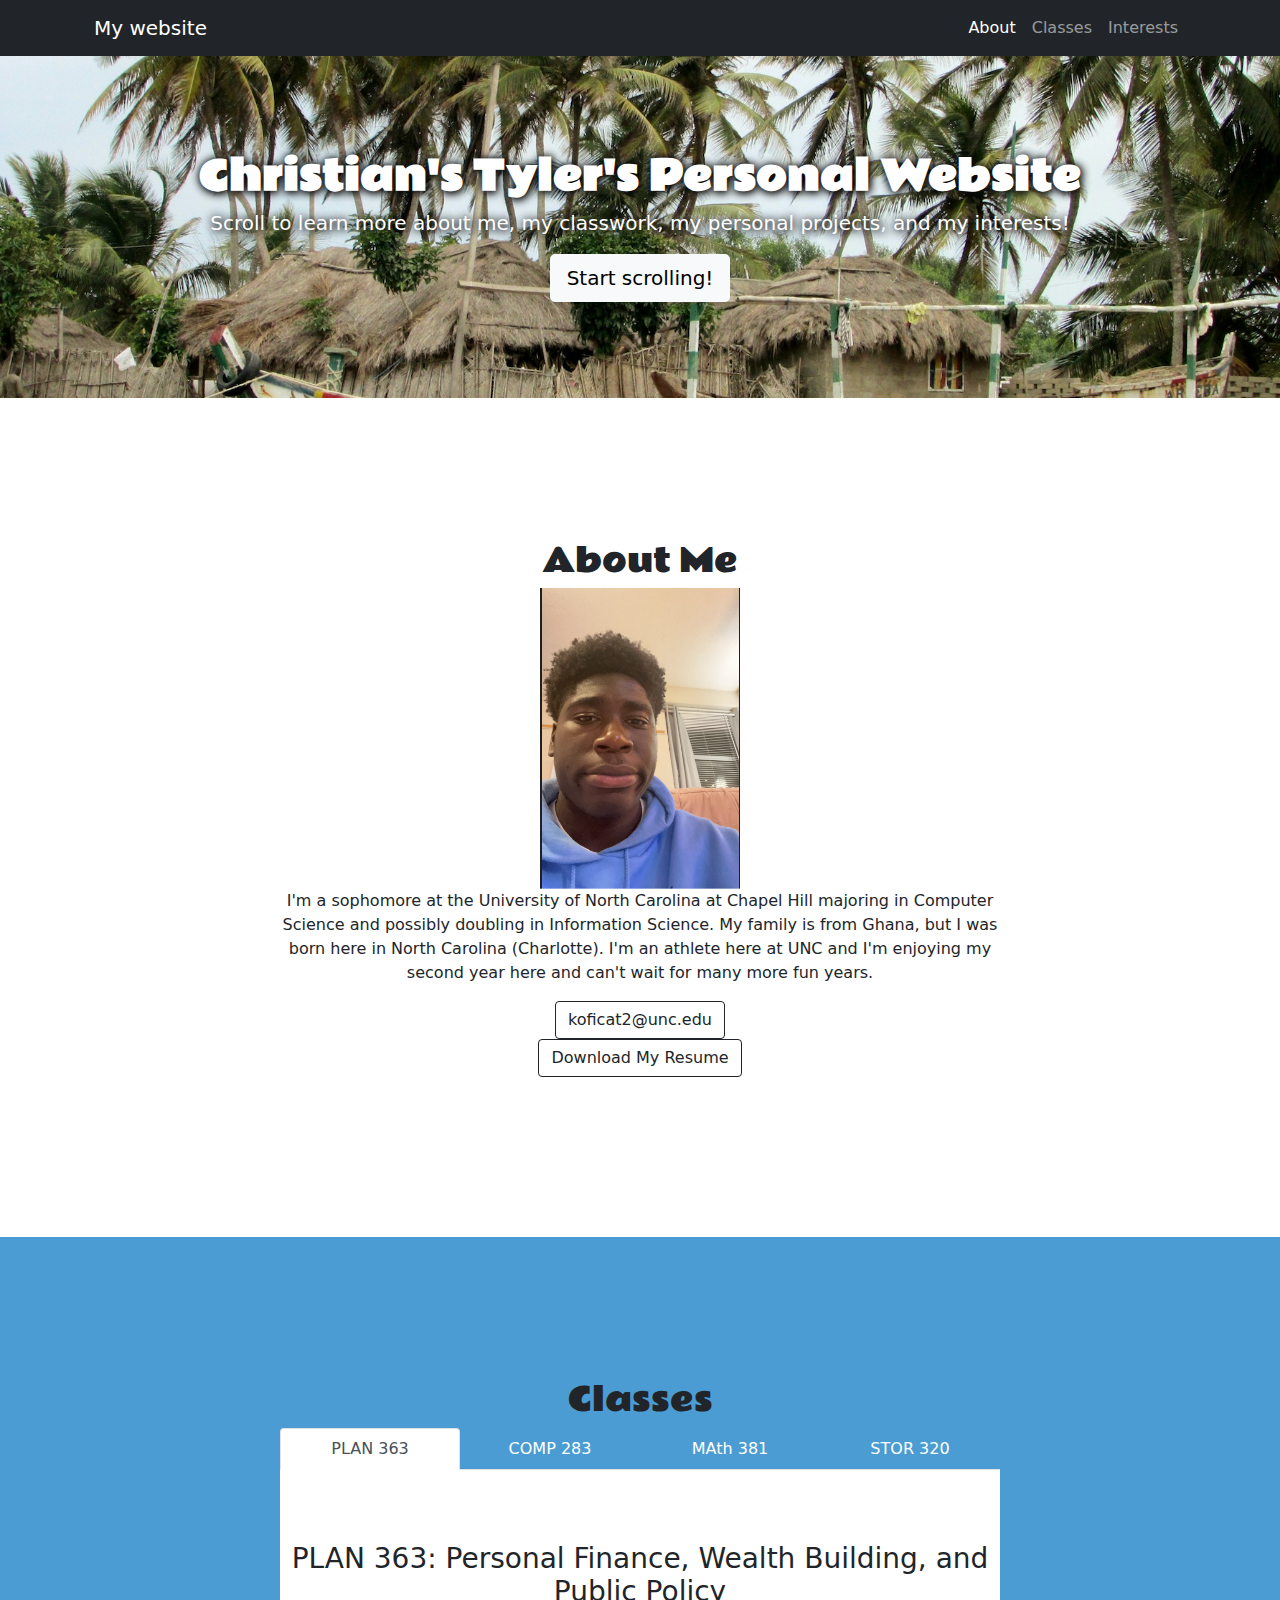
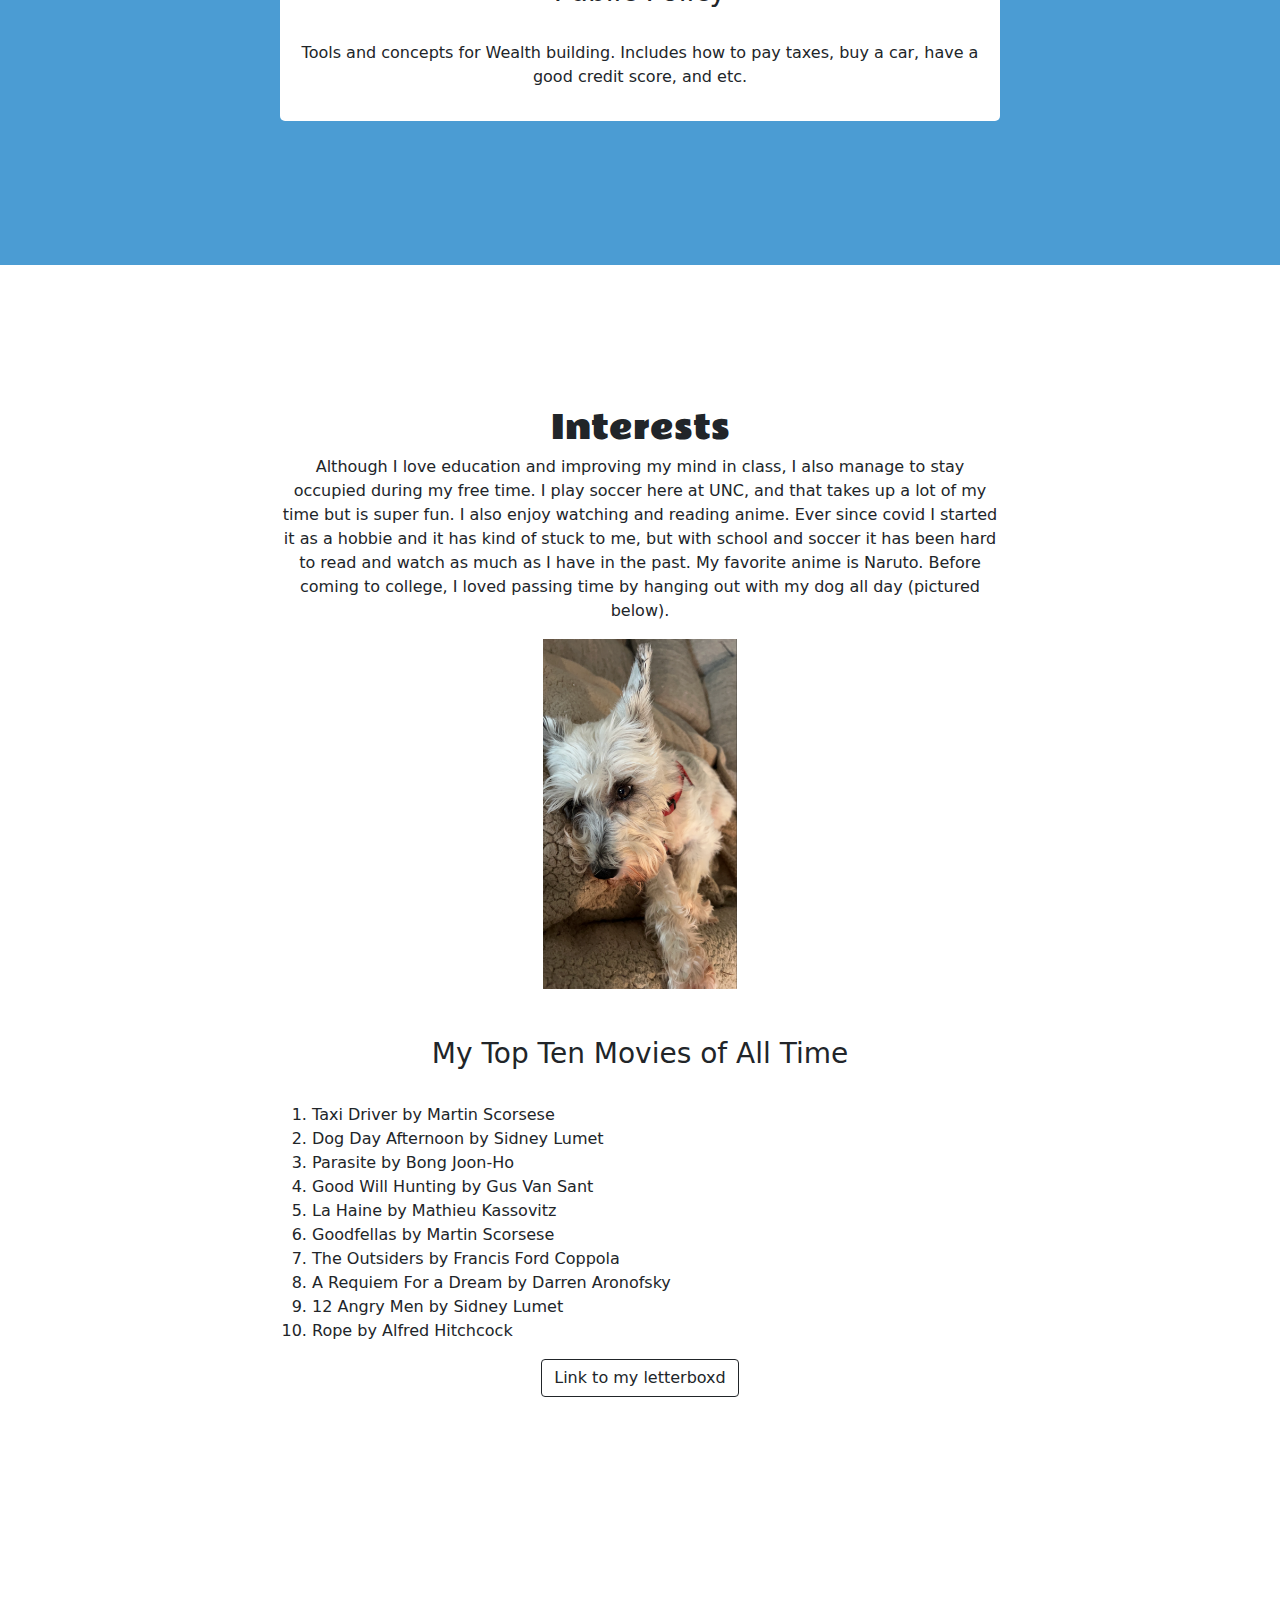
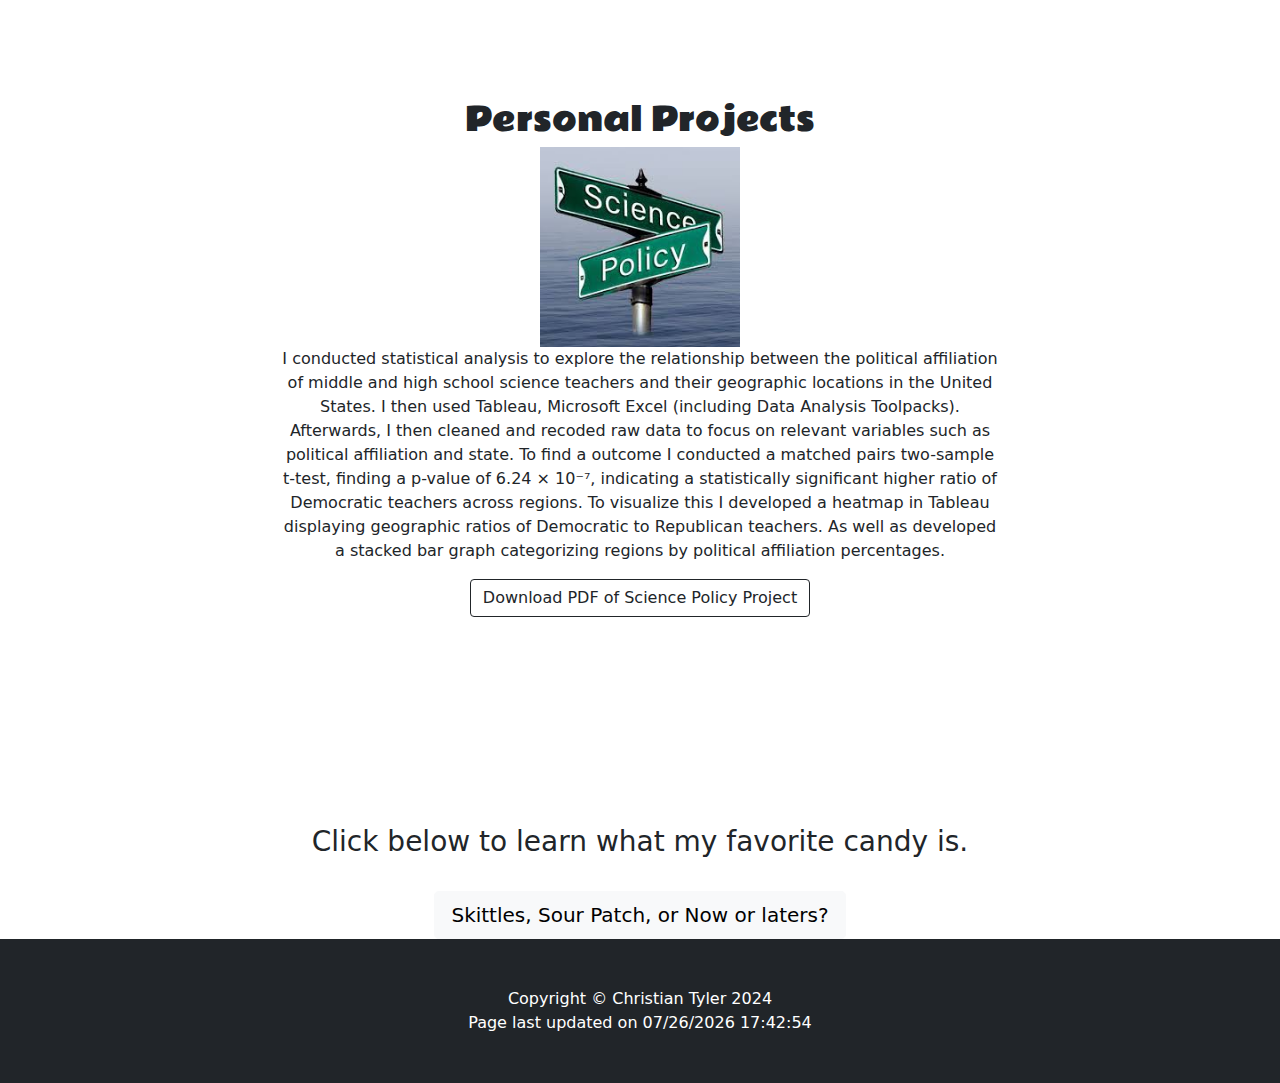
<file: index.html>
<!DOCTYPE html>
<html lang="en">
    <head>
        <meta charset="utf-8" />
        <meta name="viewport" content="width=device-width, initial-scale=1, shrink-to-fit=no" />
        <meta name="description" content="Christian's personal site, created for INLS 161." />
        <meta name="author" content="Christian Tyler" />
        <title>Christian Tyler's Personal Website</title>
       <link rel="icon" type="image/x-icon" href="assets/favicon.ico" />
        <!-- Core theme CSS (includes Bootstrap)-->
        <link href="css/styles.css" rel="stylesheet" />
        <link href="css/custom.css" rel="stylesheet" />
        <link rel="preconnect" href="https://fonts.googleapis.com">
        <link rel="preconnect" href="https://fonts.gstatic.com" crossorigin>
        <link href="https://fonts.googleapis.com/css2?family=Rammetto+One&display=swap" rel="stylesheet">
    </head>
    <body id="page-top">
        <!-- Navigation-->
        <nav class="navbar navbar-expand-lg navbar-dark bg-dark fixed-top" id="mainNav">
            <div class="container px-4">
                <a class="navbar-brand" href="#page-top">My website</a>
                <button class="navbar-toggler" type="button" data-bs-toggle="collapse" data-bs-target="#navbarResponsive" aria-controls="navbarResponsive" aria-expanded="false" aria-label="Toggle navigation"><span class="navbar-toggler-icon"></span></button>
                <div class="collapse navbar-collapse" id="navbarResponsive">
                    <ul class="navbar-nav ms-auto">
                        <li class="nav-item"><a class="nav-link" href="#about">About</a></li>
                        <li class="nav-item"><a class="nav-link" href="#classes">Classes</a></li>
                        <li class="nav-item"><a class="nav-link" href="#interests">Interests</a></li>
                    </ul>
                </div>
            </div>
        </nav>
        <!-- Header-->
        <header class="custom-header">
            <div class="container px-4 text-center">
                <h1 class="fw-bolder custom-dark-glow">Christian's Tyler's Personal Website</h1>
                <p class="lead custom-dark-glow">Scroll to learn more about me, my classwork, my personal projects, and my interests!</p>
                <a class="btn btn-lg btn-light" href="#about">Start scrolling!</a>
            </div>
        </header>

        <!-- About section-->
        <section id="about">
            <div class="container px-4">
                <div class="row gx-4 justify-content-center">
                    <div class="col-lg-8">
                        <h2>About Me</h2>
                      
                           <p>
                                <img width="200" src="img/myself.png" alt="Photo of Me"><br>
                                I'm a sophomore at the University of North Carolina at Chapel Hill majoring in Computer Science and possibly doubling in Information Science. 
                                My family is from Ghana, but I was born here in North Carolina (Charlotte). I'm an athlete here at UNC and I'm enjoying my second year here and can't wait for many more fun years.
                            </p>

                            <!-- obfuscated email address -->
                            <!--  if you want your email and resume to be buttons add the classes in the below samples"  -->
                            <p>
                            </p>
                            <a class="btn btn-outline-dark" href='ma&#105;&#108;&#116;&#111;&#58;%6Bof%6&#57;c%&#54;1&#116;2&#64;&#117;nc&#46;e%64&#117;'>k&#111;&#102;&#105;cat2&#64;&#117;nc&#46;ed&#117;</a>
                            <p>
                                <a class="btn btn-outline-dark" href="Christian-Tyler's-Resume-for-2025.pdf" target="_blank">Download My Resume </a>
                            </p>
                       
                    </div>
                </div>
            </div>
        </section>

        <!-- Classes section-->
        <section id="classes" class="my-custom-color">
            <div class="container px-4">
                <div class="row gx-4 justify-content-center">
                    <div class="col-lg-8">
                        <h2>Classes</h2>
                        <ul class="nav nav-tabs nav-justified" id="myTab" role="tablist">
                            <li class="nav-item" role="presentation">
                              <button class="nav-link active" id="one-tab" data-bs-toggle="tab" data-bs-target="#one" type="button" role="tab" aria-controls="one" aria-selected="true">PLAN 363</button>
                            </li>
                            <li class="nav-item" role="presentation">
                              <button class="nav-link" id="two-tab" data-bs-toggle="tab" data-bs-target="#two" type="button" role="tab" aria-controls="two" aria-selected="false">COMP 283</button>
                            </li>
                            <li class="nav-item" role="presentation">
                              <button class="nav-link" id="three-tab" data-bs-toggle="tab" data-bs-target="#three" type="button" role="tab" aria-controls="three" aria-selected="false">MAth 381</button>
                            </li>
                            <li class="nav-item" role="presentation">
                                <button class="nav-link" id="four-tab" data-bs-toggle="tab" data-bs-target="#four" type="button" role="tab" aria-controls="four" aria-selected="false">STOR 320</button>
                              </li>
                          </ul>

                          <div class="tab-content" id="myTabContent">
                            <div class="tab-pane fade active show" id="one" role="tabpanel" aria-labelledby="one-tab">
                            <br><h3>PLAN 363: Personal Finance, Wealth Building, and Public Policy</h3>
                            <p>Tools and concepts for Wealth building. Includes how to pay taxes, buy a car, have a good credit score, and etc.  <a href="/" target="_blank"></a></p>
                            <p><a href="https://ils.unc.edu/courses/2024_spring/inls161_001/s01.syllabus.html" target="_blank"></a></p>
                            </div>
                            <div class="tab-pane fade" id="two" role="tabpanel" aria-labelledby="two-tab">
                                <br><h3>COMP 283: Discrete Structures</h3>
                                <p>Introduces discrete structures (sets, tuples, relations, functions, graphs, trees) and the formal mathematics (logic, proof, induction) used to establish their properties and those of algorithms that work with them. Develops problem-solving skills through puzzles and applications central to computer science. <a href="https://catalog.unc.edu/courses/engl/" target="_blank"></a></p>
                                <p><a href="" target="_blank"></a></p>
                            </div>
                            <div class="tab-pane fade" id="three" role="tabpanel" aria-labelledby="three-tab">
                                <br><h3>MATH 381: Discrete Mathematics</h3>
                                <p>This course serves as a transition from computational to more theoretical mathematics. Topics are from the foundations of mathematics: logic, set theory, relations and functions, induction, permutations and combinations, recurrence. <a href="https://catalog.unc.edu/courses/math/" target="_blank"></a></p>
                            </div>
                            <div class="tab-pane fade" id="four" role="tabpanel" aria-labelledby="four-tab">
                                <br><h3>STOR 320: Introduction to Data Science</h3>
                                <p>Development of basic skill set for data analysis from obtaining data to data carpentry, exploration, modeling, and communication. Topics covered include regression, clustering, classification, algorithmic thinking, and non-standard data objects (networks and text data). <a href="https://catalog.unc.edu/courses/comp/" target="_blank"></a></p>
                                <p><a href="https://comp110-24s.github.io/" target="_blank"></a></p>
                            </div>
                          </div>
                    </div>
                </div>
            </div>
        </section>

        <!-- Interests section-->
        <section id="interests">
            <div class="container px-4">
                <div class="row gx-4 justify-content-center">
                    <div class="col-lg-8">
                        <h2>Interests</h2>
                        <p>
                        Although I love education and improving my mind in class, I also manage to stay occupied during my free time. I play soccer here at UNC, and that takes up a lot of my time but is super fun. 
                        I also enjoy watching and reading anime. Ever since covid I started it as a hobbie and it has kind of stuck to me, but with school and soccer it has been hard to read and watch as much as I have in the past.
                        My favorite anime is Naruto.
                        Before coming to college, I loved passing time by hanging out with my dog all day (pictured below).
                       </p>

                       <!-- change width to height to make this look better -->
                           <p>
                            <img src="img/DOg.png" height="350" alt="My dog, Cam.">
                           </p>
                    
                        <h3>My Top Ten Movies of All Time</h3>
                        <!-- the ol has an inline style to make the list align left  (if you have a center align for the whole body)-->
                            <ol style="text-align:left;">
                                 <li>Taxi Driver by Martin Scorsese</li>
                                 <li>Dog Day Afternoon by Sidney Lumet</li>
                                 <li>Parasite by Bong Joon-Ho</li>
                                 <li>Good Will Hunting by Gus Van Sant</li>
                                 <li>La Haine by Mathieu Kassovitz</li>
                                 <li>Goodfellas by Martin Scorsese</li>
                                 <li>The Outsiders by Francis Ford Coppola</li>
                                 <li>A Requiem For a Dream by Darren Aronofsky</li>
                                 <li>12 Angry Men by Sidney Lumet</li>
                                 <li>Rope by Alfred Hitchcock</li>
                              </ol>
                         <p>
                    </p
                    <p>
                        <a class="btn btn-outline-dark" href="https://letterboxd.com/Catyler05/" target="_blank">Link to my letterboxd </a>
                    </p>
               
            </div>
        </div>
    </div>
</section>

 <!-- Projects Section-->
 <section id="Projects">
    <div class="container px-4">
        <div class="row gx-4 justify-content-center">
            <div class="col-lg-8">
                <h2>Personal Projects</h2>
              
                   <p>
                        <img width="200" src="img/Science.png" alt="Photo of Me"><br>
                        I conducted statistical analysis to explore the relationship between the political affiliation of middle and high school science teachers and their geographic locations in the United States. I then used Tableau, Microsoft Excel (including Data Analysis Toolpacks). Afterwards, I then cleaned and recoded raw data to focus on relevant variables such as political affiliation and state.
            To find a outcome I conducted a matched pairs two-sample t-test, finding a p-value of 6.24 × 10⁻⁷, indicating a statistically significant higher ratio of Democratic teachers across regions. To visualize this I developed a heatmap in Tableau displaying geographic ratios of Democratic to Republican teachers. As well as developed a stacked bar graph categorizing regions by political affiliation percentages.
            
                    </p>

                    <!-- obfuscated email address -->
                    <!--  if you want your email and resume to be buttons add the classes in the below samples"  -->
                    <p>
                    </p
                    <p>
                        <a class="btn btn-outline-dark" href="Final Write up.pdf" target="_blank">Download PDF of Science Policy Project  </a>
                    </p>
               
            </div>
        </div>
    </div>
</section>

            
                            <!-- Javascript example-->
                              <h3 id="demo">Click below to learn what my favorite candy is.</h3>
                            
                                <button class="btn btn-lg btn-light" type="button" onclick='document.getElementById("demo").innerHTML = "Skittles"'>Skittles, Sour Patch, or Now or laters?</button>
                        

                        </div>
                    </div>
                </div>
        </section>

        <!-- Footer-->
        <footer class="py-5 bg-dark">
            <div class="container px-4">
            <p class="m-0 text-center text-white">
                Copyright &copy; Christian Tyler 2024
                <br>
                <script>document.write("Page last updated on " + document.lastModified); </script>
            </p>
            </div>
        </footer>
        <!-- Bootstrap core JS-->
        <script src="https://cdn.jsdelivr.net/npm/bootstrap@5.1.0/dist/js/bootstrap.bundle.min.js"></script>
        <!-- Core theme JS-->
        <script src="js/scripts.js"></script>
    </body>
</html>
</file>
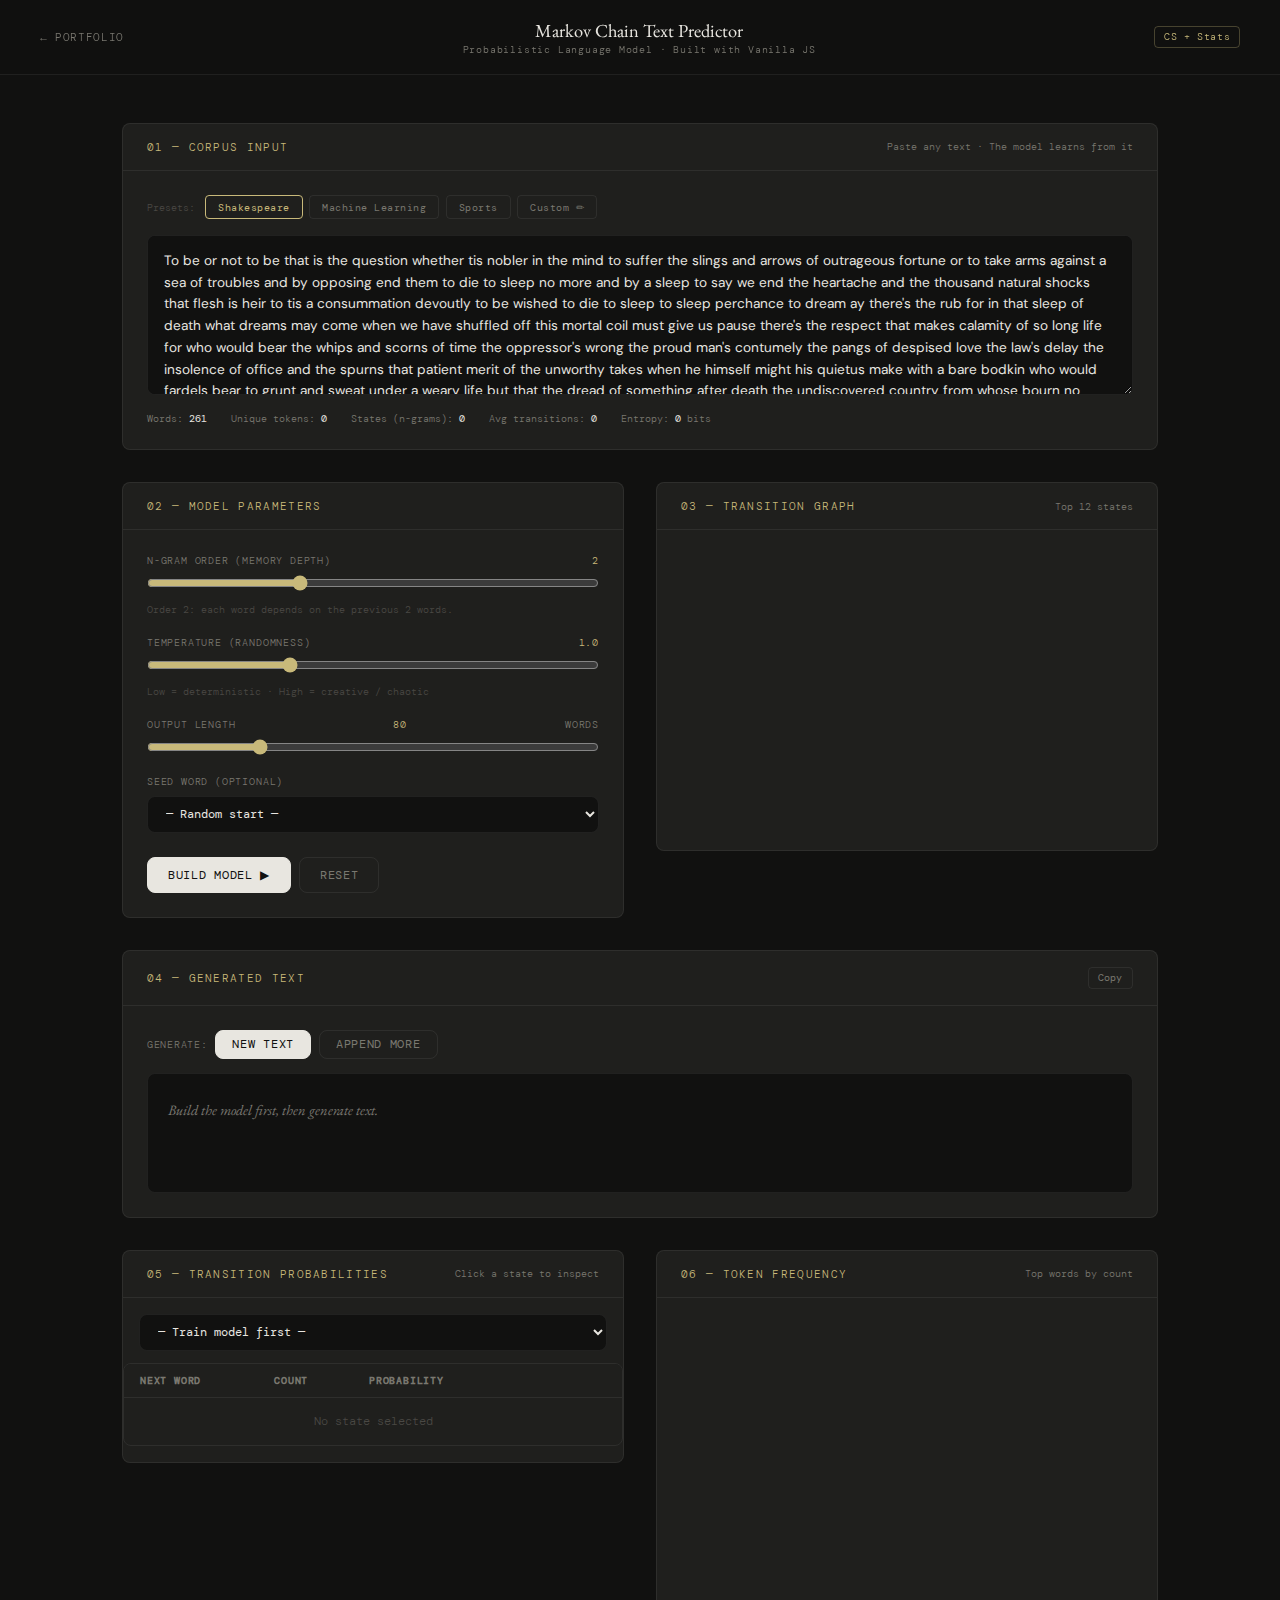
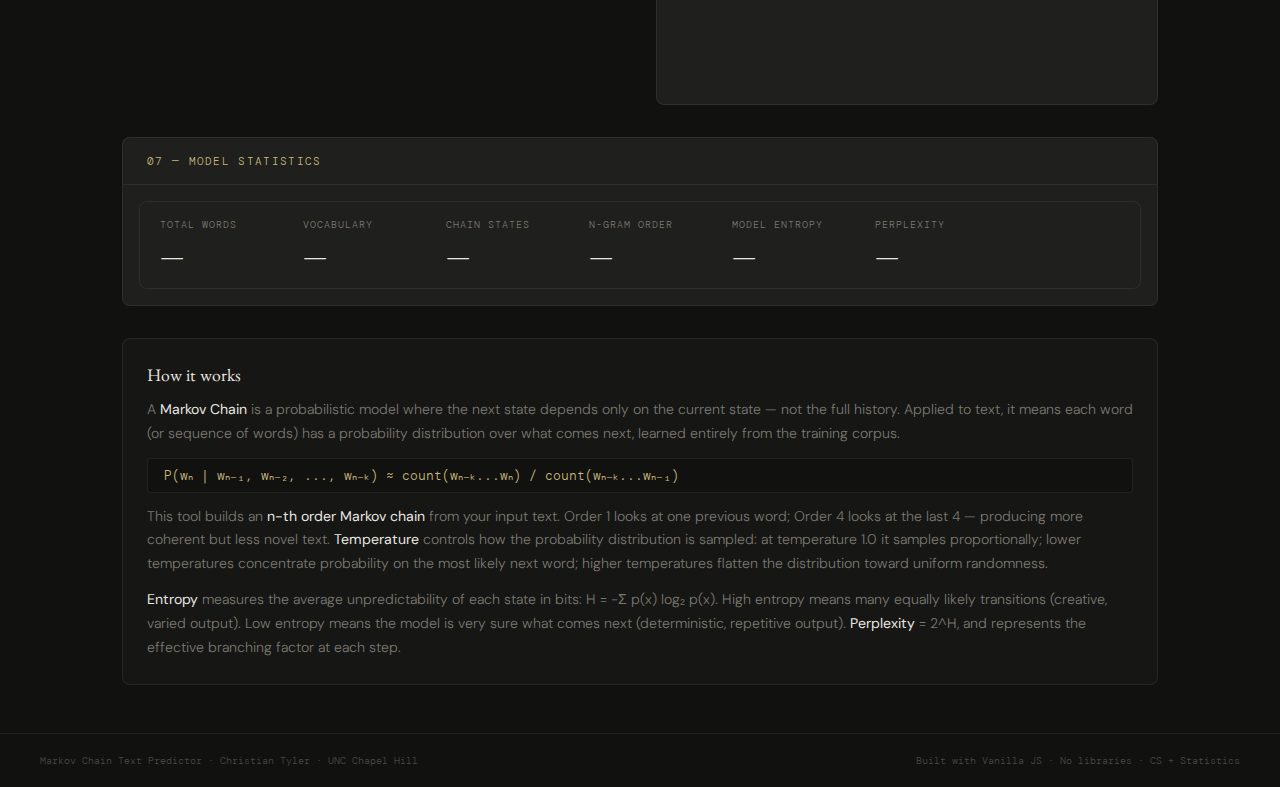
<file: markov-predictor.html>
<!DOCTYPE html>
<html lang="en">
<head>
  <meta charset="UTF-8">
  <meta name="viewport" content="width=device-width, initial-scale=1.0">
  <title>Markov Chain Text Predictor — Christian Tyler</title>
  <link rel="preconnect" href="https://fonts.googleapis.com">
  <link rel="preconnect" href="https://fonts.gstatic.com" crossorigin>
  <link href="https://fonts.googleapis.com/css2?family=EB+Garamond:ital,wght@0,400;0,500;1,400&family=DM+Mono:wght@400;500&family=DM+Sans:wght@300;400;500&display=swap" rel="stylesheet">
  <style>
    :root {
      --bg:     #111110;
      --bg2:    #161614;
      --bg3:    #1c1c1a;
      --card:   #1f1f1d;
      --border: rgba(255,255,255,0.07);
      --b2:     rgba(255,255,255,0.13);
      --accent: #c8b97a;
      --text:   #e8e6e0;
      --muted:  #7a7870;
      --dim:    #4a4844;
      --mono:   'DM Mono', monospace;
      --sans:   'DM Sans', sans-serif;
      --serif:  'EB Garamond', Georgia, serif;
      --r:      8px;
    }
    *, *::before, *::after { box-sizing: border-box; margin: 0; padding: 0; }
    html { scroll-behavior: smooth; }
    body { background: var(--bg); color: var(--text); font-family: var(--sans); font-weight: 300; min-height: 100vh; display: flex; flex-direction: column; }
    a { color: inherit; text-decoration: none; }
    button { cursor: pointer; font-family: inherit; }
    textarea, input, select { font-family: inherit; }

    /* HEADER */
    header {
      border-bottom: 1px solid var(--border);
      padding: 1.1rem 2.5rem;
      display: flex;
      align-items: center;
      justify-content: space-between;
      background: rgba(17,17,16,0.95);
      position: sticky;
      top: 0;
      z-index: 10;
      backdrop-filter: blur(10px);
    }
    .back { font-family: var(--mono); font-size: 0.7rem; color: var(--muted); letter-spacing: 0.06em; text-transform: uppercase; transition: color 0.2s; }
    .back:hover { color: var(--text); }
    .header-center { text-align: center; }
    .header-title { font-family: var(--serif); font-size: 1.15rem; font-weight: 400; }
    .header-sub { font-family: var(--mono); font-size: 0.62rem; color: var(--muted); letter-spacing: 0.08em; margin-top: 0.1rem; }
    .header-badge { font-family: var(--mono); font-size: 0.62rem; color: var(--accent); border: 1px solid rgba(200,185,122,0.3); border-radius: 4px; padding: 0.2rem 0.55rem; letter-spacing: 0.06em; }

    /* MAIN LAYOUT */
    main { flex: 1; max-width: 1100px; width: 100%; margin: 0 auto; padding: 3rem 2rem; display: grid; grid-template-columns: 1fr 1fr; gap: 2rem; align-items: start; }

    /* PANELS */
    .panel { background: var(--card); border: 1px solid var(--border); border-radius: var(--r); overflow: hidden; }
    .panel-header { padding: 1rem 1.5rem; border-bottom: 1px solid var(--border); display: flex; align-items: center; justify-content: space-between; }
    .panel-title { font-family: var(--mono); font-size: 0.68rem; color: var(--accent); letter-spacing: 0.12em; text-transform: uppercase; }
    .panel-body { padding: 1.5rem; }

    /* FULL WIDTH */
    .full { grid-column: 1 / -1; }

    /* CORPUS SECTION */
    .corpus-presets { display: flex; flex-wrap: wrap; gap: 0.4rem; margin-bottom: 1rem; }
    .preset-btn {
      font-family: var(--mono);
      font-size: 0.63rem;
      padding: 0.3rem 0.75rem;
      border-radius: 4px;
      border: 1px solid var(--border);
      background: transparent;
      color: var(--muted);
      letter-spacing: 0.05em;
      transition: all 0.18s;
    }
    .preset-btn:hover, .preset-btn.active { border-color: var(--accent); color: var(--accent); }

    textarea.corpus-input {
      width: 100%;
      height: 160px;
      background: var(--bg);
      border: 1px solid var(--border);
      border-radius: var(--r);
      padding: 0.85rem 1rem;
      color: var(--text);
      font-size: 0.85rem;
      line-height: 1.6;
      resize: vertical;
      outline: none;
      transition: border-color 0.2s;
    }
    textarea.corpus-input:focus { border-color: var(--b2); }

    .corpus-stats { display: flex; gap: 1.5rem; margin-top: 0.75rem; flex-wrap: wrap; }
    .cstat { font-family: var(--mono); font-size: 0.62rem; color: var(--muted); }
    .cstat strong { color: var(--text); }

    /* CONTROLS */
    .control-row { display: flex; flex-direction: column; gap: 0.5rem; margin-bottom: 1.25rem; }
    .control-label { font-family: var(--mono); font-size: 0.63rem; color: var(--muted); letter-spacing: 0.08em; text-transform: uppercase; display: flex; justify-content: space-between; }
    .control-label span { color: var(--accent); }

    input[type=range] { width: 100%; accent-color: var(--accent); }
    select.ctl-select {
      width: 100%;
      background: var(--bg);
      border: 1px solid var(--border);
      border-radius: var(--r);
      padding: 0.55rem 0.85rem;
      color: var(--text);
      font-family: var(--mono);
      font-size: 0.72rem;
      outline: none;
      transition: border-color 0.2s;
    }
    select.ctl-select:focus { border-color: var(--b2); }

    .btn {
      display: inline-flex;
      align-items: center;
      gap: 0.4rem;
      padding: 0.6rem 1.25rem;
      border-radius: var(--r);
      font-family: var(--mono);
      font-size: 0.72rem;
      letter-spacing: 0.06em;
      text-transform: uppercase;
      transition: all 0.2s;
      border: 1px solid transparent;
    }
    .btn-primary { background: var(--text); color: var(--bg); border-color: var(--text); }
    .btn-primary:hover { background: var(--accent); border-color: var(--accent); }
    .btn-secondary { background: transparent; color: var(--muted); border-color: var(--border); }
    .btn-secondary:hover { border-color: var(--b2); color: var(--text); }
    .btn-row { display: flex; gap: 0.5rem; flex-wrap: wrap; margin-top: 1.5rem; }

    /* CHAIN VIZ */
    .chain-wrap { overflow-x: auto; padding-bottom: 0.5rem; }
    #chain-canvas { display: block; border-radius: 4px; }

    /* OUTPUT */
    .output-area {
      background: var(--bg);
      border: 1px solid var(--border);
      border-radius: var(--r);
      padding: 1.25rem;
      min-height: 120px;
      font-family: var(--serif);
      font-size: 1.05rem;
      line-height: 1.8;
      color: var(--text);
      position: relative;
    }
    .output-area .token {
      display: inline;
      transition: background 0.3s, color 0.3s;
    }
    .output-area .token.new {
      color: var(--accent);
    }
    .output-placeholder { color: var(--muted); font-style: italic; font-size: 0.9rem; }

    .gen-controls { display: flex; gap: 0.5rem; align-items: center; flex-wrap: wrap; margin-bottom: 0.85rem; }
    .gen-label { font-family: var(--mono); font-size: 0.63rem; color: var(--muted); letter-spacing: 0.07em; text-transform: uppercase; }

    /* PROBABILITY TABLE */
    .prob-table-wrap { max-height: 220px; overflow-y: auto; border: 1px solid var(--border); border-radius: var(--r); }
    table.prob-table { width: 100%; border-collapse: collapse; }
    table.prob-table th { font-family: var(--mono); font-size: 0.62rem; color: var(--muted); letter-spacing: 0.08em; text-transform: uppercase; padding: 0.65rem 1rem; text-align: left; border-bottom: 1px solid var(--border); position: sticky; top: 0; background: var(--card); }
    table.prob-table td { font-family: var(--mono); font-size: 0.72rem; color: var(--muted); padding: 0.5rem 1rem; border-bottom: 1px solid var(--border); }
    table.prob-table td:first-child { color: var(--text); }
    table.prob-table tr:last-child td { border-bottom: none; }
    table.prob-table tr:hover td { background: var(--bg2); }

    .prob-bar-cell { display: flex; align-items: center; gap: 0.5rem; }
    .prob-bar { height: 4px; background: rgba(200,185,122,0.25); border-radius: 2px; flex: 1; }
    .prob-bar-fill { height: 100%; background: var(--accent); border-radius: 2px; }

    /* STATS GRID */
    .stats-grid { display: grid; grid-template-columns: repeat(auto-fill, minmax(140px, 1fr)); gap: 1px; border: 1px solid var(--border); border-radius: var(--r); overflow: hidden; }
    .stat-box { background: var(--card); padding: 1rem 1.25rem; }
    .stat-label { font-family: var(--mono); font-size: 0.6rem; color: var(--muted); letter-spacing: 0.1em; text-transform: uppercase; margin-bottom: 0.4rem; }
    .stat-val { font-family: var(--serif); font-size: 1.6rem; color: var(--text); }

    /* EXPLAINER */
    .explainer { background: var(--bg2); border: 1px solid var(--border); border-radius: var(--r); padding: 1.5rem; }
    .explainer h3 { font-family: var(--serif); font-size: 1.1rem; font-weight: 400; margin-bottom: 0.75rem; }
    .explainer p { font-size: 0.88rem; color: var(--muted); line-height: 1.7; margin-bottom: 0.75rem; }
    .explainer p:last-child { margin-bottom: 0; }
    .explainer strong { color: var(--text); font-weight: 400; }
    .math { font-family: var(--mono); font-size: 0.8rem; color: var(--accent); background: var(--bg); border: 1px solid var(--border); border-radius: 4px; padding: 0.5rem 1rem; margin: 0.75rem 0; display: block; }

    /* WORD CLOUD */
    #word-canvas { display: block; width: 100%; border-radius: 4px; }

    /* COPY BTN */
    .copy-btn { font-family: var(--mono); font-size: 0.62rem; color: var(--muted); background: none; border: 1px solid var(--border); border-radius: 4px; padding: 0.2rem 0.6rem; transition: all 0.2s; }
    .copy-btn:hover { border-color: var(--b2); color: var(--text); }

    /* FOOTER */
    footer { border-top: 1px solid var(--border); padding: 1.25rem 2.5rem; font-family: var(--mono); font-size: 0.65rem; color: var(--dim); display: flex; justify-content: space-between; flex-wrap: wrap; gap: 0.5rem; }

    /* SCROLLBAR */
    ::-webkit-scrollbar { width: 4px; height: 4px; }
    ::-webkit-scrollbar-track { background: transparent; }
    ::-webkit-scrollbar-thumb { background: var(--dim); border-radius: 2px; }

    /* RESPONSIVE */
    @media (max-width: 760px) {
      main { grid-template-columns: 1fr; padding: 1.5rem 1rem; }
      header { padding: 1rem 1.25rem; }
      .header-badge { display: none; }
    }
  </style>
</head>
<body>

<header>
  <a class="back" href="index.html">← Portfolio</a>
  <div class="header-center">
    <div class="header-title">Markov Chain Text Predictor</div>
    <div class="header-sub">Probabilistic Language Model · Built with Vanilla JS</div>
  </div>
  <div class="header-badge">CS + Stats</div>
</header>

<main>

  <!-- CORPUS INPUT -->
  <div class="panel full">
    <div class="panel-header">
      <span class="panel-title">01 — Corpus Input</span>
      <span style="font-family:var(--mono);font-size:0.62rem;color:var(--muted);">Paste any text · The model learns from it</span>
    </div>
    <div class="panel-body">
      <div class="corpus-presets">
        <span style="font-family:var(--mono);font-size:0.62rem;color:var(--dim);margin-right:0.25rem;align-self:center;">Presets:</span>
        <button class="preset-btn active" data-preset="shakespeare">Shakespeare</button>
        <button class="preset-btn" data-preset="ml">Machine Learning</button>
        <button class="preset-btn" data-preset="sports">Sports</button>
        <button class="preset-btn" data-preset="custom">Custom ✏</button>
      </div>
      <textarea class="corpus-input" id="corpus-input" placeholder="Paste any text here — the longer the better..."></textarea>
      <div class="corpus-stats">
        <div class="cstat">Words: <strong id="stat-words">0</strong></div>
        <div class="cstat">Unique tokens: <strong id="stat-tokens">0</strong></div>
        <div class="cstat">States (n-grams): <strong id="stat-states">0</strong></div>
        <div class="cstat">Avg transitions: <strong id="stat-trans">0</strong></div>
        <div class="cstat">Entropy: <strong id="stat-entropy">0</strong> bits</div>
      </div>
    </div>
  </div>

  <!-- CONTROLS -->
  <div class="panel">
    <div class="panel-header">
      <span class="panel-title">02 — Model Parameters</span>
    </div>
    <div class="panel-body">
      <div class="control-row">
        <div class="control-label">N-gram Order (memory depth) <span id="n-label">2</span></div>
        <input type="range" id="n-order" min="1" max="4" value="2">
        <div style="font-family:var(--mono);font-size:0.6rem;color:var(--dim);margin-top:0.25rem;" id="n-explain">
          Order 2: each word depends on the previous 2 words.
        </div>
      </div>
      <div class="control-row">
        <div class="control-label">Temperature (randomness) <span id="temp-label">1.0</span></div>
        <input type="range" id="temperature" min="1" max="30" value="10">
        <div style="font-family:var(--mono);font-size:0.6rem;color:var(--dim);margin-top:0.25rem;">
          Low = deterministic · High = creative / chaotic
        </div>
      </div>
      <div class="control-row">
        <div class="control-label">Output length <span id="len-label">80</span> words</div>
        <input type="range" id="gen-length" min="10" max="300" value="80" step="5">
      </div>
      <div class="control-row">
        <div class="control-label">Seed word (optional)</div>
        <select class="ctl-select" id="seed-select">
          <option value="">— Random start —</option>
        </select>
      </div>
      <div class="btn-row">
        <button class="btn btn-primary" id="btn-train">Build Model ▶</button>
        <button class="btn btn-secondary" id="btn-reset">Reset</button>
      </div>
    </div>
  </div>

  <!-- CHAIN VISUALIZATION -->
  <div class="panel">
    <div class="panel-header">
      <span class="panel-title">03 — Transition Graph</span>
      <span style="font-family:var(--mono);font-size:0.62rem;color:var(--muted);">Top 12 states</span>
    </div>
    <div class="panel-body" style="padding:1rem;">
      <div class="chain-wrap">
        <canvas id="chain-canvas" width="420" height="280"></canvas>
      </div>
    </div>
  </div>

  <!-- OUTPUT -->
  <div class="panel full">
    <div class="panel-header">
      <span class="panel-title">04 — Generated Text</span>
      <button class="copy-btn" id="copy-btn">Copy</button>
    </div>
    <div class="panel-body">
      <div class="gen-controls">
        <span class="gen-label">Generate:</span>
        <button class="btn btn-primary" id="btn-gen" style="padding:0.4rem 1rem;">New text</button>
        <button class="btn btn-secondary" id="btn-gen-more" style="padding:0.4rem 1rem;">Append more</button>
      </div>
      <div class="output-area" id="output-area">
        <span class="output-placeholder">Build the model first, then generate text.</span>
      </div>
    </div>
  </div>

  <!-- PROBABILITY TABLE -->
  <div class="panel">
    <div class="panel-header">
      <span class="panel-title">05 — Transition Probabilities</span>
      <span style="font-family:var(--mono);font-size:0.62rem;color:var(--muted);">Click a state to inspect</span>
    </div>
    <div class="panel-body" style="padding:1rem 0;">
      <div style="padding:0 1rem 0.75rem;">
        <select class="ctl-select" id="state-select" style="width:100%;">
          <option>— Train model first —</option>
        </select>
      </div>
      <div class="prob-table-wrap">
        <table class="prob-table">
          <thead><tr><th>Next word</th><th>Count</th><th>Probability</th><th style="min-width:80px;"></th></tr></thead>
          <tbody id="prob-tbody">
            <tr><td colspan="4" style="color:var(--dim);padding:1rem;text-align:center;">No state selected</td></tr>
          </tbody>
        </table>
      </div>
    </div>
  </div>

  <!-- WORD FREQUENCY -->
  <div class="panel">
    <div class="panel-header">
      <span class="panel-title">06 — Token Frequency</span>
      <span style="font-family:var(--mono);font-size:0.62rem;color:var(--muted);">Top words by count</span>
    </div>
    <div class="panel-body" style="padding:1rem;">
      <canvas id="word-canvas" height="240"></canvas>
    </div>
  </div>

  <!-- MODEL STATS -->
  <div class="panel full">
    <div class="panel-header">
      <span class="panel-title">07 — Model Statistics</span>
    </div>
    <div class="panel-body" style="padding:1rem;">
      <div class="stats-grid">
        <div class="stat-box"><div class="stat-label">Total Words</div><div class="stat-val" id="ms-words">—</div></div>
        <div class="stat-box"><div class="stat-label">Vocabulary</div><div class="stat-val" id="ms-vocab">—</div></div>
        <div class="stat-box"><div class="stat-label">Chain States</div><div class="stat-val" id="ms-states">—</div></div>
        <div class="stat-box"><div class="stat-label">N-gram Order</div><div class="stat-val" id="ms-order">—</div></div>
        <div class="stat-box"><div class="stat-label">Model Entropy</div><div class="stat-val" id="ms-entropy">—</div></div>
        <div class="stat-box"><div class="stat-label">Perplexity</div><div class="stat-val" id="ms-perplexity">—</div></div>
      </div>
    </div>
  </div>

  <!-- EXPLAINER -->
  <div class="explainer full">
    <h3>How it works</h3>
    <p>
      A <strong>Markov Chain</strong> is a probabilistic model where the next state depends only on the current state — not the full history. Applied to text, it means each word (or sequence of words) has a probability distribution over what comes next, learned entirely from the training corpus.
    </p>
    <code class="math">P(wₙ | wₙ₋₁, wₙ₋₂, ..., wₙ₋ₖ) ≈ count(wₙ₋ₖ...wₙ) / count(wₙ₋ₖ...wₙ₋₁)</code>
    <p>
      This tool builds an <strong>n-th order Markov chain</strong> from your input text. Order 1 looks at one previous word; Order 4 looks at the last 4 — producing more coherent but less novel text. <strong>Temperature</strong> controls how the probability distribution is sampled: at temperature 1.0 it samples proportionally; lower temperatures concentrate probability on the most likely next word; higher temperatures flatten the distribution toward uniform randomness.
    </p>
    <p>
      <strong>Entropy</strong> measures the average unpredictability of each state in bits: H = −Σ p(x) log₂ p(x). High entropy means many equally likely transitions (creative, varied output). Low entropy means the model is very sure what comes next (deterministic, repetitive output). <strong>Perplexity</strong> = 2^H, and represents the effective branching factor at each step.
    </p>
  </div>

</main>

<footer>
  <span>Markov Chain Text Predictor · Christian Tyler · UNC Chapel Hill</span>
  <span>Built with Vanilla JS · No libraries · CS + Statistics</span>
</footer>

<script>
/* ─── CORPORA ─────────────────────────────────────────────── */
const PRESETS = {
  shakespeare: `To be or not to be that is the question whether tis nobler in the mind to suffer the slings and arrows of outrageous fortune or to take arms against a sea of troubles and by opposing end them to die to sleep no more and by a sleep to say we end the heartache and the thousand natural shocks that flesh is heir to tis a consummation devoutly to be wished to die to sleep to sleep perchance to dream ay there's the rub for in that sleep of death what dreams may come when we have shuffled off this mortal coil must give us pause there's the respect that makes calamity of so long life for who would bear the whips and scorns of time the oppressor's wrong the proud man's contumely the pangs of despised love the law's delay the insolence of office and the spurns that patient merit of the unworthy takes when he himself might his quietus make with a bare bodkin who would fardels bear to grunt and sweat under a weary life but that the dread of something after death the undiscovered country from whose bourn no traveler returns puzzles the will and makes us rather bear those ills we have than fly to others that we know not of thus conscience does make cowards of us all and thus the native hue of resolution is sicklied o'er with the pale cast of thought and enterprises of great pitch and moment with this regard their currents turn awry and lose the name of action`,

  ml: `Machine learning is a subset of artificial intelligence that enables systems to learn and improve from experience without being explicitly programmed. Deep learning uses neural networks with many layers to model complex patterns in data. Supervised learning trains models on labeled datasets to make predictions on new data. Unsupervised learning finds hidden structure in unlabeled data through clustering and dimensionality reduction. Reinforcement learning trains agents to make decisions by rewarding desired behaviors. Neural networks are inspired by the human brain and consist of interconnected nodes that process information. Gradient descent is an optimization algorithm that minimizes loss functions by iteratively adjusting model parameters. Backpropagation computes gradients of the loss with respect to model parameters using the chain rule. Overfitting occurs when a model learns noise in training data and fails to generalize to new data. Regularization techniques like dropout and weight decay reduce overfitting. Convolutional neural networks excel at image recognition tasks by learning spatial hierarchies. Transformer models revolutionized natural language processing using self-attention mechanisms. Large language models trained on massive text corpora demonstrate emergent capabilities. Feature engineering involves selecting and transforming raw data into informative representations for machine learning algorithms.`,

  sports: `Soccer is the world's most popular sport played by over two hundred countries. The beautiful game requires skill speed stamina and tactical intelligence from every player. Strikers must have clinical finishing ability and movement to create chances. Midfielders control the tempo of the game by distributing the ball effectively. Defenders read the game and position themselves to cut out danger before it arrives. Goalkeepers are the last line of defense and must command their penalty area with authority. Pressing high up the pitch forces turnovers and creates scoring opportunities. Counter-attacking football relies on winning the ball and transitioning quickly. Set pieces including corners free kicks and penalties are crucial moments in close matches. Teams that dominate possession can control the tempo and tire out their opponents. The offside trap is a defensive strategy to catch forwards in illegal positions. Dribbling past defenders creates numerical advantages and opens up spaces. Long balls over the defense can exploit pace against a high defensive line. The false nine drops deep to create space for runners from midfield. Wing play stretches defenses and creates crossing opportunities into the penalty box.`
};

/* ─── STATE ──────────────────────────────────────────────── */
let chain = new Map();   // key: "w1 w2" → Map(next → count)
let starts = [];         // valid sentence-start n-grams
let trained = false;
let N = 2;
let totalWords = 0, vocab = new Set(), outputTokens = [];

/* ─── TOKENIZE ───────────────────────────────────────────── */
function tokenize(text) {
  return text
    .toLowerCase()
    .replace(/[""'']/g, "'")
    .replace(/[^\w\s''-]/g, ' ')
    .split(/\s+/)
    .filter(w => w.length > 0);
}

/* ─── BUILD MODEL ────────────────────────────────────────── */
function buildModel(tokens, order) {
  chain = new Map();
  starts = [];
  N = order;
  totalWords = tokens.length;
  vocab = new Set(tokens);

  for (let i = 0; i < tokens.length - order; i++) {
    const key = tokens.slice(i, i + order).join(' ');
    const next = tokens[i + order];
    if (!chain.has(key)) chain.set(key, new Map());
    const m = chain.get(key);
    m.set(next, (m.get(next) || 0) + 1);
    // mark sentence starts (capitalized-ish or beginning)
    if (i === 0 || tokens[i - 1].match(/[.!?]$/)) starts.push(key);
  }
}

/* ─── SAMPLE WITH TEMPERATURE ───────────────────────────── */
function sample(nextMap, temp) {
  const entries = [...nextMap.entries()];
  const total = entries.reduce((s, [, c]) => s + c, 0);
  const probs = entries.map(([w, c]) => [w, Math.pow(c / total, 1 / temp)]);
  const psum = probs.reduce((s, [, p]) => s + p, 0);
  let r = Math.random() * psum;
  for (const [w, p] of probs) { r -= p; if (r <= 0) return w; }
  return probs[probs.length - 1][0];
}

/* ─── GENERATE ───────────────────────────────────────────── */
function generate(maxWords, temp, seed) {
  if (!trained) return [];
  const keys = [...chain.keys()];
  let current;
  if (seed && keys.some(k => k.startsWith(seed + ' ') || k === seed)) {
    const matches = keys.filter(k => k.startsWith(seed + ' ') || k.split(' ')[0] === seed);
    current = matches[Math.floor(Math.random() * matches.length)].split(' ');
  } else if (starts.length > 0) {
    current = starts[Math.floor(Math.random() * starts.length)].split(' ');
  } else {
    current = keys[Math.floor(Math.random() * keys.length)].split(' ');
  }

  const result = [...current];
  for (let i = 0; i < maxWords - N; i++) {
    const key = current.slice(-N).join(' ');
    const nextMap = chain.get(key);
    if (!nextMap) break;
    const next = sample(nextMap, temp);
    result.push(next);
    current.push(next);
  }
  return result;
}

/* ─── ENTROPY ────────────────────────────────────────────── */
function computeEntropy() {
  let totalH = 0, count = 0;
  for (const nextMap of chain.values()) {
    const total = [...nextMap.values()].reduce((s, c) => s + c, 0);
    let H = 0;
    for (const c of nextMap.values()) {
      const p = c / total;
      H -= p * Math.log2(p);
    }
    totalH += H;
    count++;
  }
  return count > 0 ? totalH / count : 0;
}

/* ─── CORPUS STATS ───────────────────────────────────────── */
function updateCorpusStats(tokens) {
  document.getElementById('stat-words').textContent = tokens.length.toLocaleString();
  document.getElementById('stat-tokens').textContent = new Set(tokens).size.toLocaleString();
  document.getElementById('stat-states').textContent = chain.size.toLocaleString();
  const avgT = chain.size > 0
    ? ([...chain.values()].reduce((s, m) => s + m.size, 0) / chain.size).toFixed(1)
    : '0';
  document.getElementById('stat-trans').textContent = avgT;
  const H = computeEntropy();
  document.getElementById('stat-entropy').textContent = H.toFixed(2);
}

/* ─── MODEL STATS ────────────────────────────────────────── */
function updateModelStats() {
  const H = computeEntropy();
  document.getElementById('ms-words').textContent = totalWords.toLocaleString();
  document.getElementById('ms-vocab').textContent = vocab.size.toLocaleString();
  document.getElementById('ms-states').textContent = chain.size.toLocaleString();
  document.getElementById('ms-order').textContent = N;
  document.getElementById('ms-entropy').textContent = H.toFixed(2) + ' bits';
  document.getElementById('ms-perplexity').textContent = Math.pow(2, H).toFixed(1);
}

/* ─── STATE SELECT ───────────────────────────────────────── */
function populateStateSelect() {
  const sel = document.getElementById('state-select');
  sel.innerHTML = '<option value="">— Pick a state —</option>';
  const sorted = [...chain.entries()]
    .sort((a, b) => [...b[1].values()].reduce((s,c)=>s+c,0) - [...a[1].values()].reduce((s,c)=>s+c,0))
    .slice(0, 100);
  for (const [key] of sorted) {
    const opt = document.createElement('option');
    opt.value = key; opt.textContent = key;
    sel.appendChild(opt);
  }
}

function renderProbTable(key) {
  const tbody = document.getElementById('prob-tbody');
  if (!key || !chain.has(key)) {
    tbody.innerHTML = '<tr><td colspan="4" style="color:var(--dim);padding:1rem;text-align:center;">No state selected</td></tr>';
    return;
  }
  const nextMap = chain.get(key);
  const total = [...nextMap.values()].reduce((s, c) => s + c, 0);
  const sorted = [...nextMap.entries()].sort((a, b) => b[1] - a[1]);
  tbody.innerHTML = sorted.map(([w, c]) => {
    const p = c / total;
    return `<tr>
      <td>${w}</td>
      <td>${c}</td>
      <td>${(p * 100).toFixed(1)}%</td>
      <td><div class="prob-bar-cell"><div class="prob-bar"><div class="prob-bar-fill" style="width:${(p*100).toFixed(1)}%"></div></div></div></td>
    </tr>`;
  }).join('');
}

/* ─── CHAIN GRAPH ────────────────────────────────────────── */
function drawChainGraph() {
  const canvas = document.getElementById('chain-canvas');
  const ctx = canvas.getContext('2d');
  const W = canvas.width, H = canvas.height;
  ctx.clearRect(0, 0, W, H);

  const top = [...chain.entries()]
    .sort((a, b) => [...b[1].values()].reduce((s,c)=>s+c,0) - [...a[1].values()].reduce((s,c)=>s+c,0))
    .slice(0, 12);

  if (top.length === 0) return;

  const R = 28;
  const cx = W / 2, cy = H / 2;
  const radius = Math.min(W, H) / 2 - R - 20;
  const positions = top.map((_, i) => {
    const angle = (2 * Math.PI * i / top.length) - Math.PI / 2;
    return { x: cx + radius * Math.cos(angle), y: cy + radius * Math.sin(angle) };
  });

  // draw edges
  top.forEach(([key, nextMap], i) => {
    const from = positions[i];
    const topNext = [...nextMap.entries()].sort((a,b) => b[1]-a[1]).slice(0, 2);
    topNext.forEach(([w]) => {
      const toIdx = top.findIndex(([k]) => k.split(' ').slice(1).join(' ') === w ||
                                           k.endsWith(' ' + w) ||
                                           k === w);
      if (toIdx === -1 || toIdx === i) return;
      const to = positions[toIdx];
      ctx.beginPath();
      ctx.moveTo(from.x, from.y);
      ctx.lineTo(to.x, to.y);
      ctx.strokeStyle = 'rgba(200,185,122,0.18)';
      ctx.lineWidth = 1;
      ctx.stroke();
      // arrowhead
      const angle = Math.atan2(to.y - from.y, to.x - from.x);
      const ax = to.x - R * Math.cos(angle);
      const ay = to.y - R * Math.sin(angle);
      ctx.beginPath();
      ctx.moveTo(ax, ay);
      ctx.lineTo(ax - 8 * Math.cos(angle - 0.4), ay - 8 * Math.sin(angle - 0.4));
      ctx.lineTo(ax - 8 * Math.cos(angle + 0.4), ay - 8 * Math.sin(angle + 0.4));
      ctx.closePath();
      ctx.fillStyle = 'rgba(200,185,122,0.3)';
      ctx.fill();
    });
  });

  // draw nodes
  top.forEach(([key, nextMap], i) => {
    const { x, y } = positions[i];
    const total = [...nextMap.values()].reduce((s,c)=>s+c,0);
    const nodeR = Math.min(R, 14 + Math.log(total + 1) * 3);
    ctx.beginPath();
    ctx.arc(x, y, nodeR, 0, 2 * Math.PI);
    ctx.fillStyle = '#1f1f1d';
    ctx.fill();
    ctx.strokeStyle = 'rgba(200,185,122,0.4)';
    ctx.lineWidth = 1;
    ctx.stroke();

    const label = key.length > 10 ? key.slice(0, 9) + '…' : key;
    ctx.fillStyle = '#e8e6e0';
    ctx.font = '9px DM Mono, monospace';
    ctx.textAlign = 'center';
    ctx.textBaseline = 'middle';
    ctx.fillText(label, x, y);
  });
}

/* ─── WORD FREQ CHART ────────────────────────────────────── */
function drawWordFreq(tokens) {
  const canvas = document.getElementById('word-canvas');
  const ctx = canvas.getContext('2d');
  const rect = canvas.parentElement.getBoundingClientRect();
  canvas.width = rect.width - 32;
  canvas.height = 240;
  const W = canvas.width, H = canvas.height;
  ctx.clearRect(0, 0, W, H);

  const stopWords = new Set(['the','a','an','and','or','but','in','on','at','to','for','of','with','is','was','it','that','this','as','be','are','were','he','she','they','we','i','his','her','their','my','our','its','not','by','from','have','had','has','do','did','will','would','could','should','may','might','what','when','where','who','how','if','then','than','so','no','more','all','been','one','which','there','about','out','up','him','them','me','us','you','your','your','can','into','has','its']);

  const freq = new Map();
  tokens.forEach(w => { if (!stopWords.has(w) && w.length > 2) freq.set(w, (freq.get(w)||0)+1); });
  const top = [...freq.entries()].sort((a,b)=>b[1]-a[1]).slice(0, 20);
  if (top.length === 0) return;

  const maxCount = top[0][1];
  const bw = W / top.length;
  const pad = 3;

  top.forEach(([word, count], i) => {
    const h = ((count / maxCount) * (H - 40));
    const x = i * bw + pad;
    const y = H - h - 24;

    const alpha = 0.2 + 0.6 * (count / maxCount);
    ctx.fillStyle = `rgba(200,185,122,${alpha})`;
    ctx.beginPath();
    if (ctx.roundRect) ctx.roundRect(x, y, bw - pad * 2, h, 2);
    else ctx.rect(x, y, bw - pad * 2, h);
    ctx.fill();

    ctx.fillStyle = '#4a4844';
    ctx.font = '8px DM Mono, monospace';
    ctx.textAlign = 'center';
    ctx.save();
    ctx.translate(x + (bw - pad * 2) / 2, H - 8);
    ctx.rotate(-Math.PI / 4);
    ctx.fillText(word.slice(0, 8), 0, 0);
    ctx.restore();

    ctx.fillStyle = '#7a7870';
    ctx.font = '8px DM Mono, monospace';
    ctx.textAlign = 'center';
    ctx.fillText(count, x + (bw - pad * 2) / 2, y - 3);
  });
}

/* ─── SEED SELECT ────────────────────────────────────────── */
function populateSeedSelect(tokens) {
  const sel = document.getElementById('seed-select');
  sel.innerHTML = '<option value="">— Random start —</option>';
  const words = [...new Set(tokens)].sort().slice(0, 80);
  words.forEach(w => {
    const opt = document.createElement('option');
    opt.value = w; opt.textContent = w;
    sel.appendChild(opt);
  });
}

/* ─── RENDER OUTPUT ──────────────────────────────────────── */
function renderOutput(tokens, append) {
  const area = document.getElementById('output-area');
  if (!append) outputTokens = [];
  const newStart = outputTokens.length;
  outputTokens = outputTokens.concat(tokens);

  area.innerHTML = outputTokens.map((w, i) => {
    const isNew = i >= newStart;
    // capitalize first word or after sentence-ending punctuation
    let display = w;
    if (i === 0 || (i > 0 && outputTokens[i-1].match(/[.!?]$/))) {
      display = w.charAt(0).toUpperCase() + w.slice(1);
    }
    return `<span class="token${isNew ? ' new' : ''}">${display} </span>`;
  }).join('');

  // fade new tokens
  setTimeout(() => {
    area.querySelectorAll('.token.new').forEach(el => el.classList.remove('new'));
  }, 800);
}

/* ─── TRAIN ──────────────────────────────────────────────── */
function train() {
  const text = document.getElementById('corpus-input').value;
  if (!text.trim()) { alert('Please enter some text first.'); return; }
  const order = +document.getElementById('n-order').value;
  const tokens = tokenize(text);
  buildModel(tokens, order);
  trained = true;

  updateCorpusStats(tokens);
  updateModelStats();
  populateStateSelect();
  populateSeedSelect(tokens);
  drawChainGraph();
  drawWordFreq(tokens);

  document.getElementById('output-area').innerHTML = '<span class="output-placeholder">Model trained! Hit "New text" to generate.</span>';
  outputTokens = [];
}

/* ─── CONTROLS WIRING ────────────────────────────────────── */
document.getElementById('n-order').addEventListener('input', e => {
  const v = +e.target.value;
  document.getElementById('n-label').textContent = v;
  const explains = ['','Order 1: each word depends only on 1 previous word. Very random.','Order 2: each word depends on the previous 2 words.','Order 3: more coherent — depends on 3 previous words.','Order 4: very faithful to source style — depends on 4 words.'];
  document.getElementById('n-explain').textContent = explains[v] || '';
});

document.getElementById('temperature').addEventListener('input', e => {
  document.getElementById('temp-label').textContent = (+e.target.value / 10).toFixed(1);
});

document.getElementById('gen-length').addEventListener('input', e => {
  document.getElementById('len-label').textContent = e.target.value;
});

document.getElementById('btn-train').addEventListener('click', train);

document.getElementById('btn-reset').addEventListener('click', () => {
  chain = new Map(); starts = []; trained = false; outputTokens = [];
  document.getElementById('output-area').innerHTML = '<span class="output-placeholder">Build the model first, then generate text.</span>';
  document.getElementById('prob-tbody').innerHTML = '<tr><td colspan="4" style="color:var(--dim);padding:1rem;text-align:center;">No state selected</td></tr>';
  document.getElementById('state-select').innerHTML = '<option>— Train model first —</option>';
  document.getElementById('seed-select').innerHTML = '<option value="">— Random start —</option>';
  ['ms-words','ms-vocab','ms-states','ms-order','ms-entropy','ms-perplexity'].forEach(id => document.getElementById(id).textContent = '—');
  ['stat-words','stat-tokens','stat-states','stat-trans','stat-entropy'].forEach(id => document.getElementById(id).textContent = '0');
  const ctx = document.getElementById('chain-canvas').getContext('2d');
  ctx.clearRect(0,0,420,280);
  const ctx2 = document.getElementById('word-canvas').getContext('2d');
  ctx2.clearRect(0,0,ctx2.canvas.width,240);
});

document.getElementById('btn-gen').addEventListener('click', () => {
  if (!trained) { alert('Train the model first.'); return; }
  const temp = +document.getElementById('temperature').value / 10;
  const len = +document.getElementById('gen-length').value;
  const seed = document.getElementById('seed-select').value;
  const tokens = generate(len, temp, seed);
  renderOutput(tokens, false);
});

document.getElementById('btn-gen-more').addEventListener('click', () => {
  if (!trained) { alert('Train the model first.'); return; }
  const temp = +document.getElementById('temperature').value / 10;
  const len = Math.floor(+document.getElementById('gen-length').value / 2);
  const tokens = generate(len, temp, '');
  renderOutput(tokens, true);
});

document.getElementById('copy-btn').addEventListener('click', () => {
  const text = outputTokens.join(' ');
  if (!text) return;
  navigator.clipboard.writeText(text).then(() => {
    const btn = document.getElementById('copy-btn');
    btn.textContent = 'Copied!';
    setTimeout(() => btn.textContent = 'Copy', 1500);
  });
});

document.getElementById('state-select').addEventListener('change', e => {
  renderProbTable(e.target.value);
});

document.querySelectorAll('.preset-btn').forEach(btn => {
  btn.addEventListener('click', () => {
    document.querySelectorAll('.preset-btn').forEach(b => b.classList.remove('active'));
    btn.classList.add('active');
    const key = btn.dataset.preset;
    const ta = document.getElementById('corpus-input');
    if (key === 'custom') {
      ta.value = '';
      ta.placeholder = 'Paste your own text here...';
      ta.focus();
    } else {
      ta.value = PRESETS[key];
    }
    // update word count preview
    const t = tokenize(ta.value);
    document.getElementById('stat-words').textContent = t.length;
  });
});

// Set default corpus
document.getElementById('corpus-input').value = PRESETS.shakespeare;
document.getElementById('stat-words').textContent = tokenize(PRESETS.shakespeare).length;
</script>
</body>
</html>
</file>
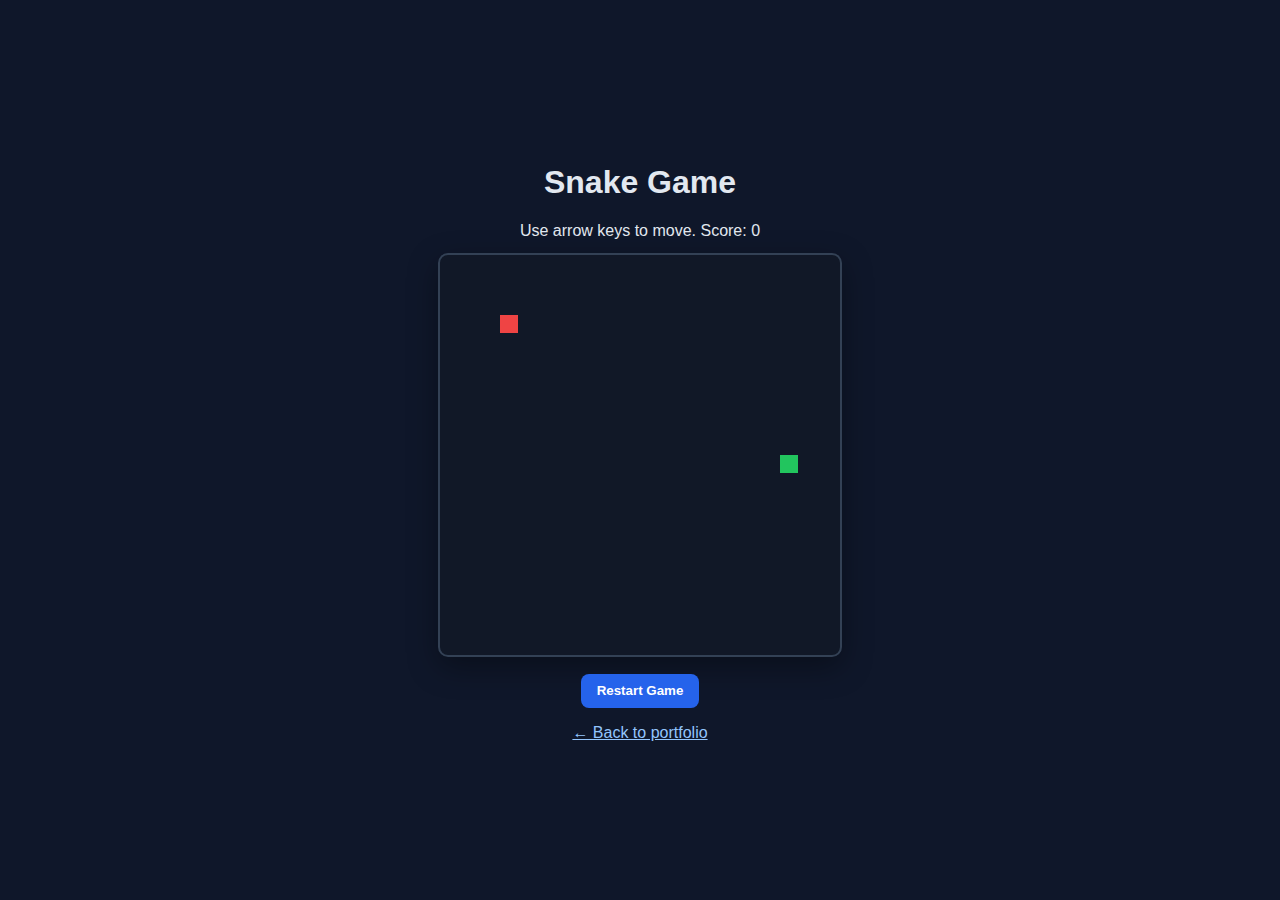
<file: snake-game.html>
<!DOCTYPE html>
<html lang="en">
  <head>
    <meta charset="UTF-8" />
    <meta name="viewport" content="width=device-width, initial-scale=1.0" />
    <title>Christian Tyler | Snake Game</title>
    <style>
      body {
        margin: 0;
        min-height: 100vh;
        display: grid;
        place-items: center;
        font-family: Inter, Arial, sans-serif;
        background: #0f172a;
        color: #e2e8f0;
      }
      .wrapper {
        text-align: center;
      }
      canvas {
        background: #111827;
        border: 2px solid #334155;
        border-radius: 10px;
        box-shadow: 0 10px 30px rgba(0, 0, 0, 0.35);
      }
      .meta {
        margin: 0.8rem 0;
      }
      button {
        padding: 0.6rem 1rem;
        border: none;
        border-radius: 8px;
        background: #2563eb;
        color: white;
        font-weight: 600;
        cursor: pointer;
      }
      a {
        color: #93c5fd;
      }
    </style>
  </head>
  <body>
    <div class="wrapper">
      <h1>Snake Game</h1>
      <p class="meta">Use arrow keys to move. Score: <span id="score">0</span></p>
      <canvas id="game" width="400" height="400" aria-label="Snake Game Canvas"></canvas>
      <p class="meta"><button id="restart">Restart Game</button></p>
      <p><a href="index.html">← Back to portfolio</a></p>
    </div>

    <script>
      const canvas = document.getElementById("game");
      const ctx = canvas.getContext("2d");
      const scoreElement = document.getElementById("score");
      const restartButton = document.getElementById("restart");

      const gridSize = 20;
      const tileCount = canvas.width / gridSize;

      let snake;
      let direction;
      let food;
      let score;
      let gameOver;

      function randomPosition() {
        return Math.floor(Math.random() * tileCount);
      }

      function resetGame() {
        snake = [{ x: 10, y: 10 }];
        direction = { x: 1, y: 0 };
        food = { x: randomPosition(), y: randomPosition() };
        score = 0;
        gameOver = false;
        scoreElement.textContent = score;
      }

      function drawTile(x, y, color) {
        ctx.fillStyle = color;
        ctx.fillRect(x * gridSize, y * gridSize, gridSize - 2, gridSize - 2);
      }

      function loop() {
        if (gameOver) {
          ctx.fillStyle = "rgba(0,0,0,0.55)";
          ctx.fillRect(0, 0, canvas.width, canvas.height);
          ctx.fillStyle = "#fff";
          ctx.font = "28px Inter";
          ctx.fillText("Game Over", 130, 190);
          ctx.font = "16px Inter";
          ctx.fillText("Press Restart", 148, 220);
          return;
        }

        const head = { x: snake[0].x + direction.x, y: snake[0].y + direction.y };

        if (head.x < 0 || head.x >= tileCount || head.y < 0 || head.y >= tileCount) {
          gameOver = true;
        }

        if (snake.some((segment) => segment.x === head.x && segment.y === head.y)) {
          gameOver = true;
        }

        snake.unshift(head);

        if (head.x === food.x && head.y === food.y) {
          score += 10;
          scoreElement.textContent = score;
          food = { x: randomPosition(), y: randomPosition() };
          while (snake.some((segment) => segment.x === food.x && segment.y === food.y)) {
            food = { x: randomPosition(), y: randomPosition() };
          }
        } else {
          snake.pop();
        }

        ctx.clearRect(0, 0, canvas.width, canvas.height);

        drawTile(food.x, food.y, "#ef4444");
        snake.forEach((segment, index) => drawTile(segment.x, segment.y, index === 0 ? "#22c55e" : "#16a34a"));
      }

      window.addEventListener("keydown", (event) => {
        if (event.key === "ArrowUp" && direction.y !== 1) direction = { x: 0, y: -1 };
        if (event.key === "ArrowDown" && direction.y !== -1) direction = { x: 0, y: 1 };
        if (event.key === "ArrowLeft" && direction.x !== 1) direction = { x: -1, y: 0 };
        if (event.key === "ArrowRight" && direction.x !== -1) direction = { x: 1, y: 0 };
      });

      restartButton.addEventListener("click", resetGame);

      resetGame();
      setInterval(loop, 100);
    </script>
  </body>
</html>
</file>
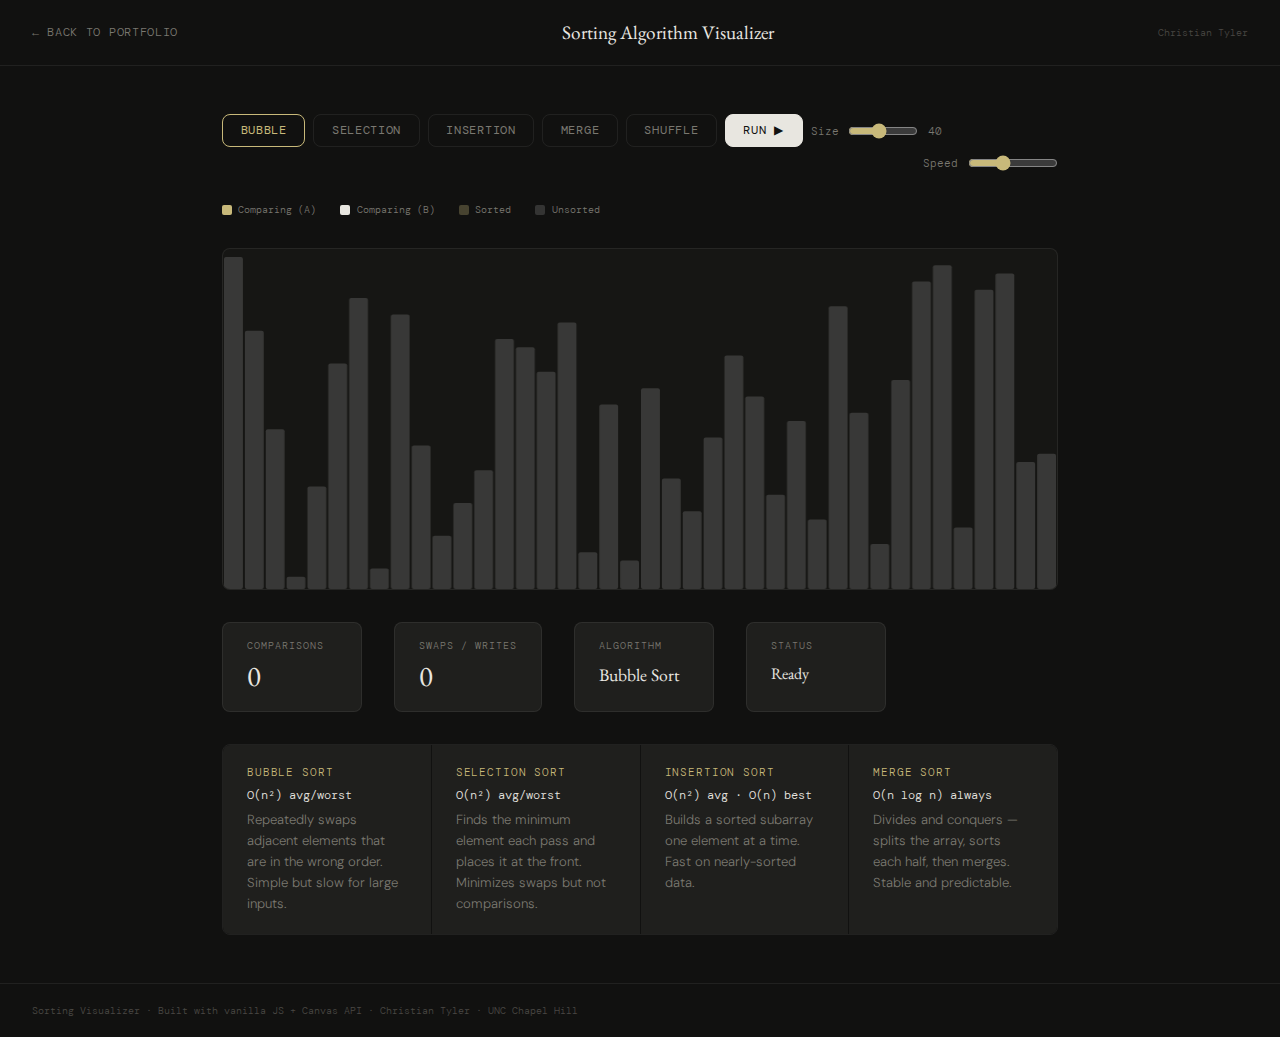
<file: sort-visualizer.html>
<!DOCTYPE html>
<html lang="en">
<head>
  <meta charset="UTF-8">
  <meta name="viewport" content="width=device-width, initial-scale=1.0">
  <title>Sorting Visualizer — Christian Tyler</title>
  <link rel="preconnect" href="https://fonts.googleapis.com">
  <link rel="preconnect" href="https://fonts.gstatic.com" crossorigin>
  <link href="https://fonts.googleapis.com/css2?family=EB+Garamond:ital,wght@0,400;1,400&family=DM+Mono:wght@400;500&family=DM+Sans:wght@300;400&display=swap" rel="stylesheet">
  <style>
    :root {
      --bg:     #111110;
      --bg2:    #161614;
      --card:   #1f1f1d;
      --border: rgba(255,255,255,0.07);
      --b2:     rgba(255,255,255,0.13);
      --accent: #c8b97a;
      --text:   #e8e6e0;
      --muted:  #7a7870;
      --dim:    #4a4844;
      --mono:   'DM Mono', monospace;
      --sans:   'DM Sans', sans-serif;
      --serif:  'EB Garamond', Georgia, serif;
      --r:      8px;
    }
    *, *::before, *::after { box-sizing: border-box; margin: 0; padding: 0; }
    html, body { height: 100%; }
    body { background: var(--bg); color: var(--text); font-family: var(--sans); font-weight: 300; display: flex; flex-direction: column; }
    a { color: inherit; text-decoration: none; }

    header {
      border-bottom: 1px solid var(--border);
      padding: 1.25rem 2rem;
      display: flex;
      align-items: center;
      justify-content: space-between;
    }
    .back { font-family: var(--mono); font-size: 0.72rem; color: var(--muted); letter-spacing: 0.06em; text-transform: uppercase; transition: color 0.2s; }
    .back:hover { color: var(--text); }
    .header-title { font-family: var(--serif); font-size: 1.2rem; font-weight: 400; }

    main { flex: 1; display: flex; flex-direction: column; max-width: 900px; width: 100%; margin: 0 auto; padding: 3rem 2rem; gap: 2rem; }

    .controls {
      display: flex;
      flex-wrap: wrap;
      gap: 0.5rem;
      align-items: center;
    }
    .btn {
      padding: 0.5rem 1.1rem;
      background: transparent;
      border: 1px solid var(--border);
      border-radius: var(--r);
      color: var(--muted);
      font-family: var(--mono);
      font-size: 0.72rem;
      letter-spacing: 0.06em;
      text-transform: uppercase;
      cursor: pointer;
      transition: all 0.2s;
    }
    .btn:hover { border-color: var(--b2); color: var(--text); }
    .btn.active { border-color: var(--accent); color: var(--accent); }
    .btn:disabled { opacity: 0.3; cursor: not-allowed; }
    .btn-run { background: var(--text); color: var(--bg); border-color: var(--text); }
    .btn-run:hover { background: var(--accent); border-color: var(--accent); color: var(--bg); }

    .speed-wrap { margin-left: auto; display: flex; align-items: center; gap: 0.6rem; font-family: var(--mono); font-size: 0.68rem; color: var(--muted); }
    .speed-wrap input { width: 90px; accent-color: var(--accent); }

    .size-wrap { display: flex; align-items: center; gap: 0.6rem; font-family: var(--mono); font-size: 0.68rem; color: var(--muted); }
    .size-wrap input { width: 70px; accent-color: var(--accent); }

    .canvas-wrap {
      background: var(--bg2);
      border: 1px solid var(--border);
      border-radius: var(--r);
      overflow: hidden;
    }
    canvas { display: block; width: 100%; height: 340px; }

    .stats {
      display: flex;
      gap: 2rem;
      flex-wrap: wrap;
    }
    .stat-box {
      background: var(--card);
      border: 1px solid var(--border);
      border-radius: var(--r);
      padding: 1rem 1.5rem;
      min-width: 140px;
    }
    .stat-label { font-family: var(--mono); font-size: 0.63rem; color: var(--muted); letter-spacing: 0.1em; text-transform: uppercase; margin-bottom: 0.3rem; }
    .stat-val { font-family: var(--serif); font-size: 1.8rem; color: var(--text); }

    .explainer {
      display: grid;
      grid-template-columns: repeat(auto-fill, minmax(180px, 1fr));
      gap: 1px;
      border: 1px solid var(--border);
      border-radius: var(--r);
      overflow: hidden;
    }
    .algo-card { background: var(--card); padding: 1.25rem 1.5rem; }
    .algo-name { font-family: var(--mono); font-size: 0.68rem; color: var(--accent); letter-spacing: 0.08em; text-transform: uppercase; margin-bottom: 0.5rem; }
    .algo-complexity { font-family: var(--mono); font-size: 0.75rem; color: var(--text); margin-bottom: 0.4rem; }
    .algo-desc { font-size: 0.82rem; color: var(--muted); line-height: 1.6; }

    .legend { display: flex; gap: 1.5rem; flex-wrap: wrap; font-family: var(--mono); font-size: 0.65rem; color: var(--muted); align-items: center; }
    .legend-item { display: flex; align-items: center; gap: 0.4rem; }
    .legend-dot { width: 10px; height: 10px; border-radius: 2px; }

    footer { border-top: 1px solid var(--border); padding: 1.25rem 2rem; font-family: var(--mono); font-size: 0.65rem; color: var(--dim); }
  </style>
</head>
<body>

<header>
  <a class="back" href="index.html">← Back to Portfolio</a>
  <div class="header-title">Sorting Algorithm Visualizer</div>
  <div style="font-family:var(--mono);font-size:0.65rem;color:var(--dim);">Christian Tyler</div>
</header>

<main>
  <div class="controls">
    <button class="btn active" data-algo="bubble" id="btn-bubble">Bubble</button>
    <button class="btn" data-algo="selection" id="btn-selection">Selection</button>
    <button class="btn" data-algo="insertion" id="btn-insertion">Insertion</button>
    <button class="btn" data-algo="merge" id="btn-merge">Merge</button>
    <button class="btn" id="btn-shuffle">Shuffle</button>
    <button class="btn btn-run" id="btn-run">Run ▶</button>
    <div class="size-wrap">
      <span>Size</span>
      <input type="range" id="arr-size" min="10" max="80" value="40">
      <span id="size-label">40</span>
    </div>
    <div class="speed-wrap">
      <span>Speed</span>
      <input type="range" id="sort-speed" min="1" max="20" value="8">
    </div>
  </div>

  <div class="legend">
    <div class="legend-item"><div class="legend-dot" style="background:#c8b97a"></div>Comparing (A)</div>
    <div class="legend-item"><div class="legend-dot" style="background:#e8e6e0"></div>Comparing (B)</div>
    <div class="legend-item"><div class="legend-dot" style="background:rgba(200,185,122,0.3)"></div>Sorted</div>
    <div class="legend-item"><div class="legend-dot" style="background:rgba(255,255,255,0.15)"></div>Unsorted</div>
  </div>

  <div class="canvas-wrap">
    <canvas id="sort-canvas"></canvas>
  </div>

  <div class="stats">
    <div class="stat-box"><div class="stat-label">Comparisons</div><div class="stat-val" id="sort-comps">0</div></div>
    <div class="stat-box"><div class="stat-label">Swaps / Writes</div><div class="stat-val" id="sort-swaps">0</div></div>
    <div class="stat-box"><div class="stat-label">Algorithm</div><div class="stat-val" id="sort-algo" style="font-size:1.1rem;padding-top:0.4rem;">Bubble Sort</div></div>
    <div class="stat-box"><div class="stat-label">Status</div><div class="stat-val" id="sort-status" style="font-size:1rem;padding-top:0.4rem;">Ready</div></div>
  </div>

  <div class="explainer">
    <div class="algo-card">
      <div class="algo-name">Bubble Sort</div>
      <div class="algo-complexity">O(n²) avg/worst</div>
      <div class="algo-desc">Repeatedly swaps adjacent elements that are in the wrong order. Simple but slow for large inputs.</div>
    </div>
    <div class="algo-card">
      <div class="algo-name">Selection Sort</div>
      <div class="algo-complexity">O(n²) avg/worst</div>
      <div class="algo-desc">Finds the minimum element each pass and places it at the front. Minimizes swaps but not comparisons.</div>
    </div>
    <div class="algo-card">
      <div class="algo-name">Insertion Sort</div>
      <div class="algo-complexity">O(n²) avg · O(n) best</div>
      <div class="algo-desc">Builds a sorted subarray one element at a time. Fast on nearly-sorted data.</div>
    </div>
    <div class="algo-card">
      <div class="algo-name">Merge Sort</div>
      <div class="algo-complexity">O(n log n) always</div>
      <div class="algo-desc">Divides and conquers — splits the array, sorts each half, then merges. Stable and predictable.</div>
    </div>
  </div>
</main>

<footer>Sorting Visualizer · Built with vanilla JS + Canvas API · Christian Tyler · UNC Chapel Hill</footer>

<script>
(function () {
  const canvas = document.getElementById('sort-canvas');
  const ctx    = canvas.getContext('2d');
  let N = 40, arr = [], highlights = {}, running = false, algo = 'bubble';
  let comps = 0, swaps = 0;
  const LABELS = { bubble:'Bubble Sort', selection:'Selection Sort', insertion:'Insertion Sort', merge:'Merge Sort' };

  function shuffle() {
    if (running) return;
    N = +document.getElementById('arr-size').value;
    arr = Array.from({length: N}, (_, i) => i + 1).sort(() => Math.random() - .5);
    highlights = {}; comps = 0; swaps = 0;
    updateInfo('Ready'); draw();
  }

  function resize() {
    const rect = canvas.parentElement.getBoundingClientRect();
    canvas.width  = rect.width;
    canvas.height = 340;
    draw();
  }

  function draw() {
    const W = canvas.width, H = canvas.height;
    ctx.clearRect(0, 0, W, H);
    const bw = W / arr.length;
    arr.forEach((v, i) => {
      const h = (v / N) * (H - 12) + 4;
      if      (highlights[i] === 'a') ctx.fillStyle = '#c8b97a';
      else if (highlights[i] === 'b') ctx.fillStyle = '#e8e6e0';
      else if (highlights[i] === 'd') ctx.fillStyle = 'rgba(200,185,122,0.3)';
      else ctx.fillStyle = 'rgba(255,255,255,0.15)';
      ctx.beginPath();
      ctx.roundRect(i * bw + 1, H - h, Math.max(bw - 2, 1), h, 2);
      ctx.fill();
    });
  }

  function updateInfo(status) {
    document.getElementById('sort-comps').textContent = comps.toLocaleString();
    document.getElementById('sort-swaps').textContent = swaps.toLocaleString();
    document.getElementById('sort-algo').textContent  = LABELS[algo];
    if (status) document.getElementById('sort-status').textContent = status;
  }

  function spd() { return Math.round(400 / +document.getElementById('sort-speed').value); }
  function delay(ms) { return new Promise(r => setTimeout(r, ms)); }

  async function bubbleSort() {
    for (let i = 0; i < arr.length; i++) {
      for (let j = 0; j < arr.length - i - 1; j++) {
        if (!running) return;
        highlights = {[j]:'a', [j+1]:'b'};
        comps++; updateInfo('Running...'); draw();
        await delay(spd());
        if (arr[j] > arr[j+1]) { [arr[j], arr[j+1]] = [arr[j+1], arr[j]]; swaps++; }
      }
      highlights[arr.length - i - 1] = 'd';
    }
  }

  async function selectionSort() {
    for (let i = 0; i < arr.length; i++) {
      if (!running) return;
      let mi = i;
      for (let j = i + 1; j < arr.length; j++) {
        if (!running) return;
        highlights = {[mi]:'a', [j]:'b'};
        comps++; updateInfo('Running...'); draw();
        await delay(spd());
        if (arr[j] < arr[mi]) mi = j;
      }
      if (mi !== i) { [arr[i], arr[mi]] = [arr[mi], arr[i]]; swaps++; }
      highlights[i] = 'd';
    }
  }

  async function insertionSort() {
    for (let i = 1; i < arr.length; i++) {
      if (!running) return;
      let j = i;
      while (j > 0 && arr[j-1] > arr[j]) {
        if (!running) return;
        highlights = {[j]:'a', [j-1]:'b'};
        comps++; swaps++; updateInfo('Running...'); draw();
        await delay(spd());
        [arr[j], arr[j-1]] = [arr[j-1], arr[j]]; j--;
      }
    }
  }

  async function mergeSort(l = 0, r = arr.length - 1) {
    if (!running || l >= r) return;
    const m = Math.floor((l + r) / 2);
    await mergeSort(l, m);
    await mergeSort(m + 1, r);
    const left = arr.slice(l, m + 1), right = arr.slice(m + 1, r + 1);
    let i = 0, j = 0, k = l;
    while (i < left.length && j < right.length) {
      if (!running) return;
      highlights = {[k]:'a'};
      comps++; updateInfo('Running...'); draw();
      await delay(spd());
      if (left[i] <= right[j]) arr[k++] = left[i++];
      else { arr[k++] = right[j++]; swaps++; }
    }
    while (i < left.length) arr[k++] = left[i++];
    while (j < right.length) arr[k++] = right[j++];
  }

  function setDisabled(state) {
    ['btn-bubble','btn-selection','btn-insertion','btn-merge','btn-shuffle','btn-run','arr-size']
      .forEach(id => { const el = document.getElementById(id); if (el) el.disabled = state; });
  }

  async function run() {
    if (running) return;
    running = true; comps = 0; swaps = 0; highlights = {};
    setDisabled(true);
    if      (algo === 'bubble')    await bubbleSort();
    else if (algo === 'selection') await selectionSort();
    else if (algo === 'insertion') await insertionSort();
    else if (algo === 'merge')     await mergeSort();
    highlights = {}; draw();
    running = false;
    setDisabled(false);
    updateInfo('Done ✓');
  }

  document.querySelectorAll('.btn[data-algo]').forEach(btn => {
    btn.addEventListener('click', () => {
      if (running) return;
      algo = btn.dataset.algo;
      document.querySelectorAll('.btn[data-algo]').forEach(b => b.classList.remove('active'));
      btn.classList.add('active');
      updateInfo(null);
    });
  });
  document.getElementById('btn-shuffle').addEventListener('click', shuffle);
  document.getElementById('btn-run').addEventListener('click', run);
  document.getElementById('arr-size').addEventListener('input', e => {
    document.getElementById('size-label').textContent = e.target.value;
    shuffle();
  });

  window.addEventListener('resize', resize);
  shuffle();
  setTimeout(resize, 50);
})();
</script>
</body>
</html>
</file>
<file: css/custom.css>
.custom-header {
    background-image:url("../img/nature.png");
    background-position: center center;
    background-size: cover;
}

.custom-dark-glow {
    color:white;
    text-shadow:1px 1px 10px #000, 1px 1px 10px rgb(29, 29, 29);
}

body {text-align:center;}

h1, h2 {
    font-family: 'Rammetto One', cursive;
}

h3 {
 margin-top: 3rem;
 margin-bottom: 2rem;
}

.my-custom-color {background-color:#4B9CD3;}

.tab-content > .active {
    display: block;
    background-color: #fff;
    padding-bottom: 1rem;
    border-bottom-left-radius: 5px;
    border-bottom-right-radius: 5px;
  }

 .nav-link:hover {
    color: #000;
  }
  
  .nav-link { 
      color:#fff;
  }
</file>
